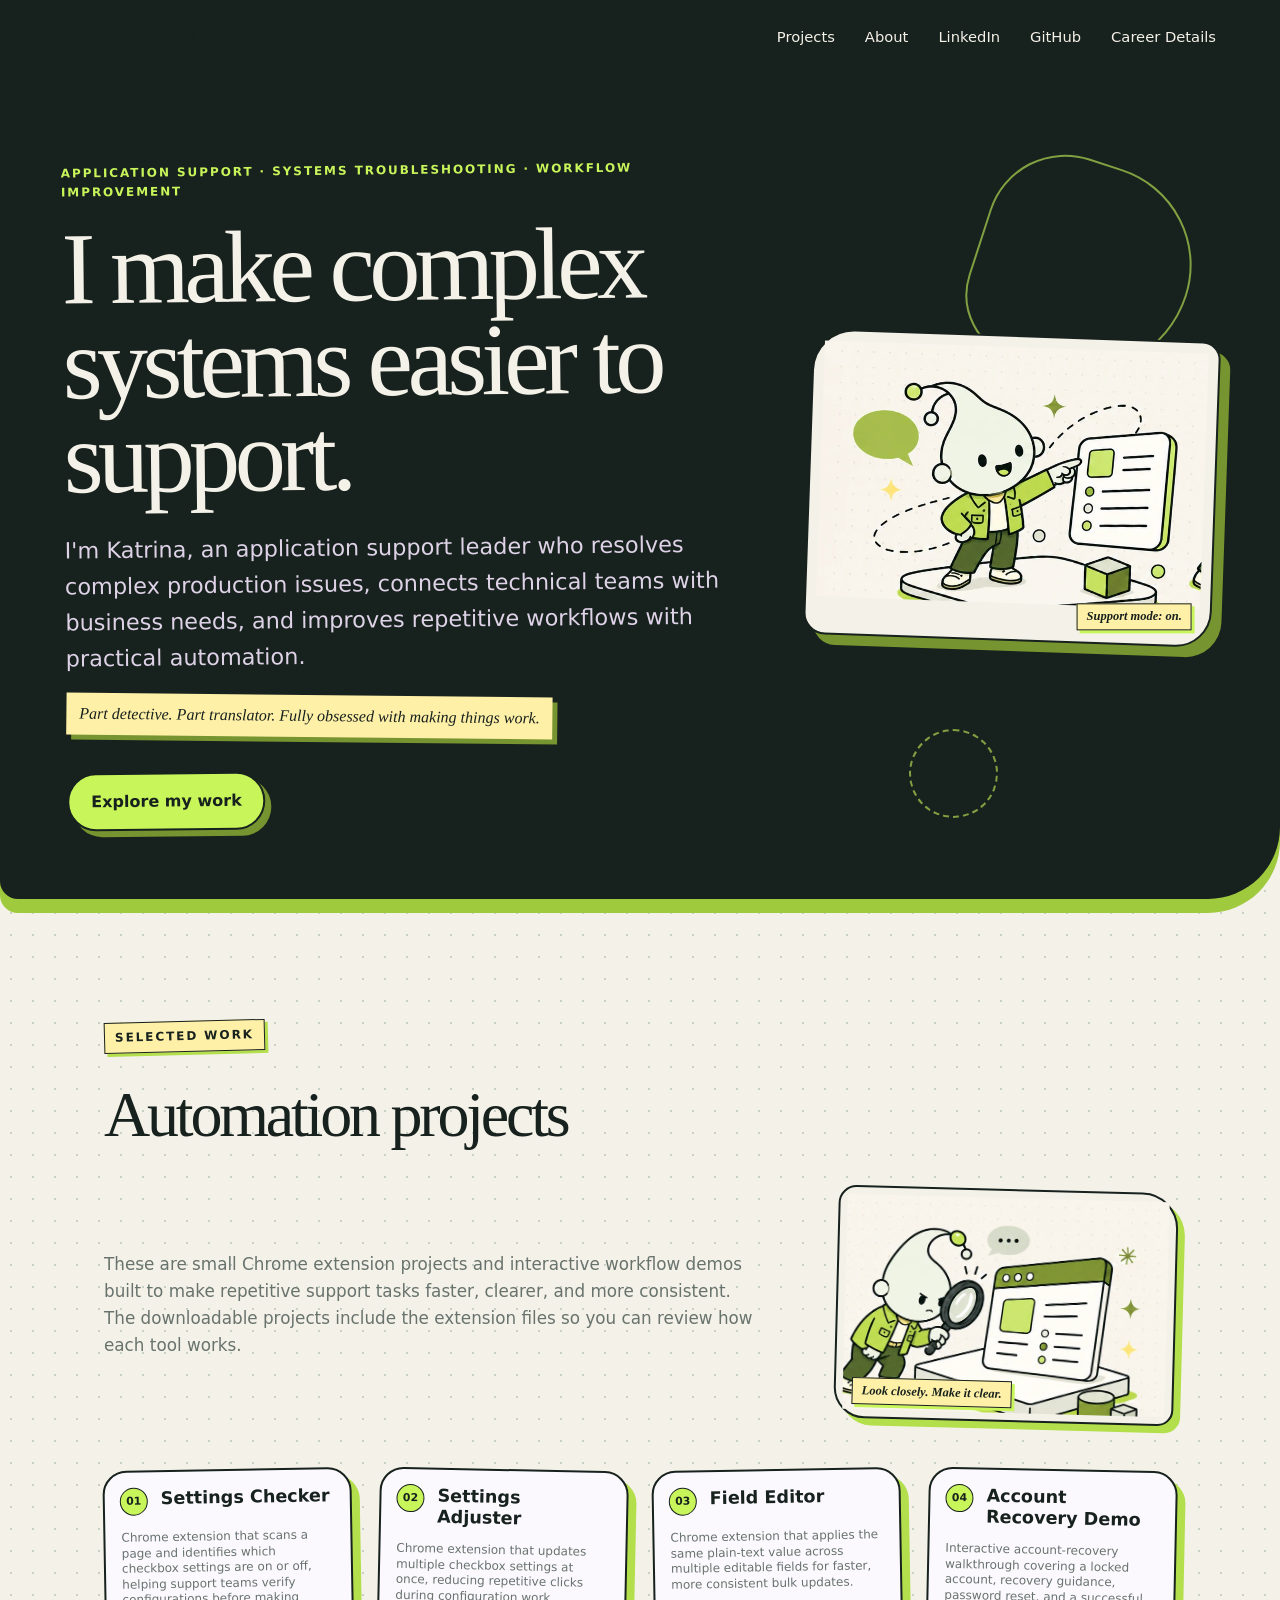
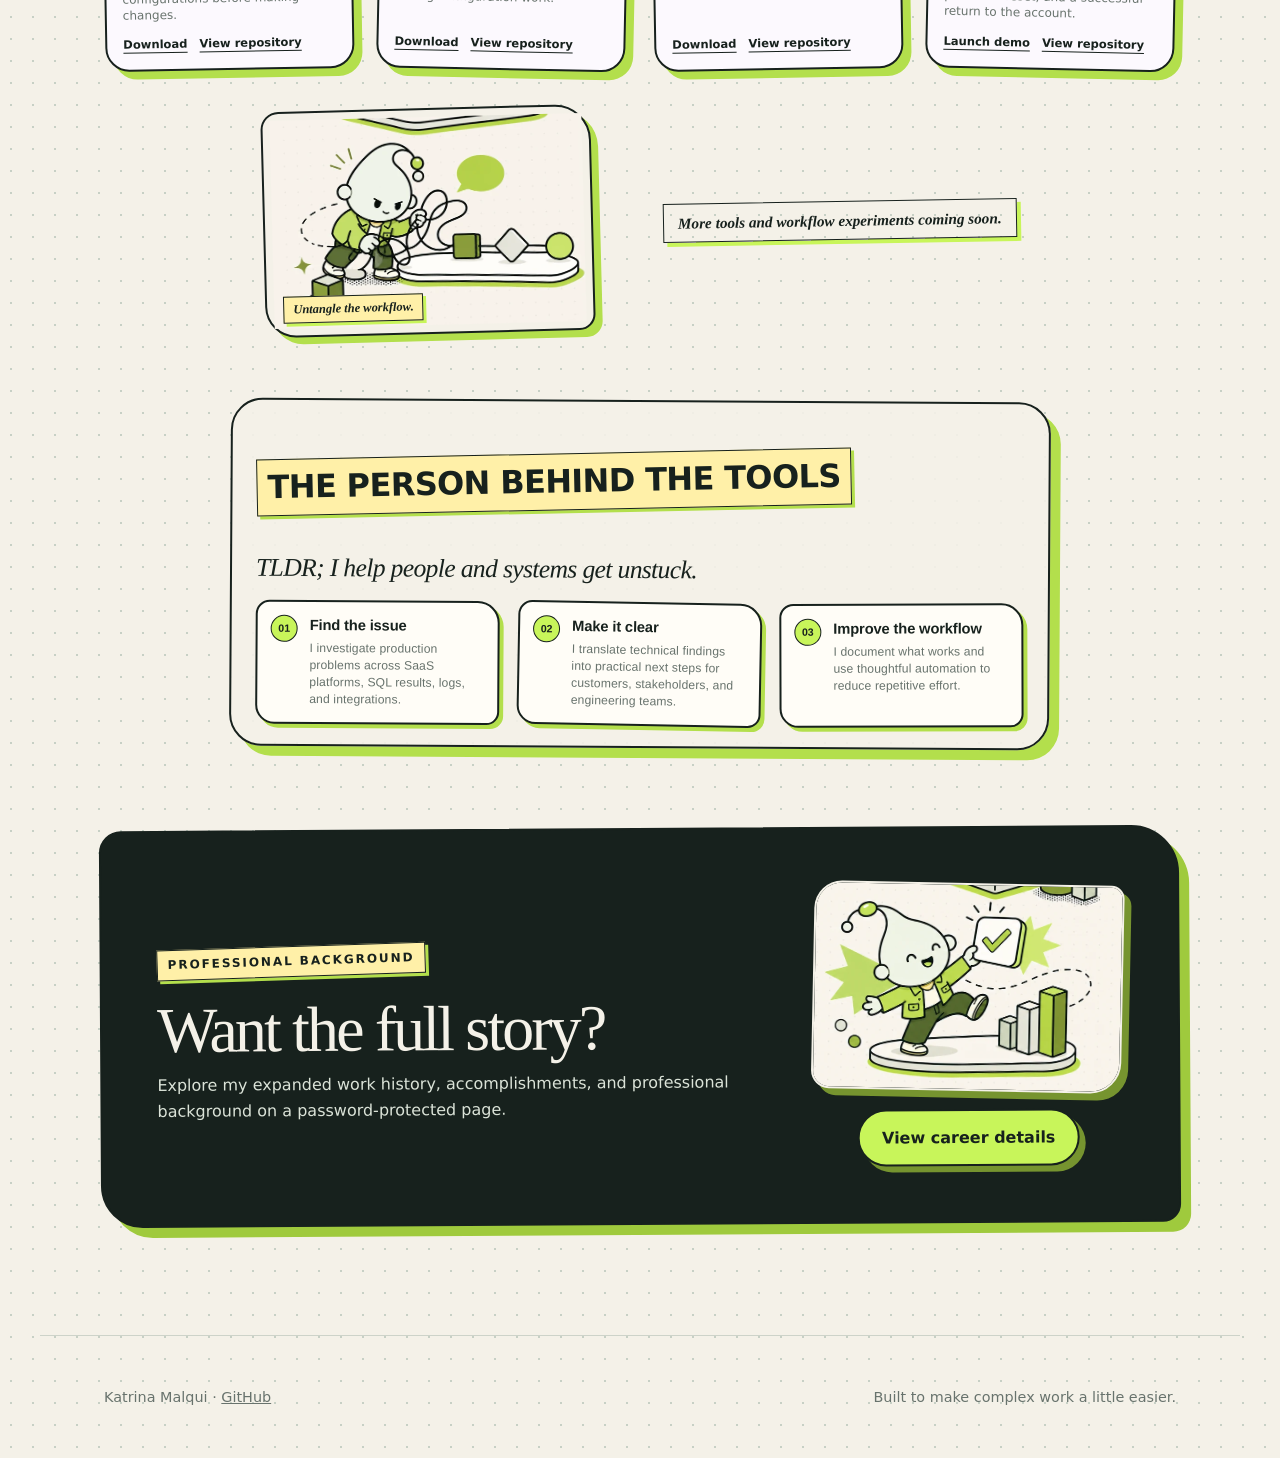
<file: index.html>
<!doctype html>
<html lang="en">
<head>
  <meta charset="utf-8">
  <meta name="viewport" content="width=device-width, initial-scale=1">
  <meta http-equiv="Cache-Control" content="no-cache, no-store, must-revalidate">
  <meta http-equiv="Pragma" content="no-cache">
  <meta http-equiv="Expires" content="0">
  <meta name="description" content="Katrina Malqui's portfolio: application support, systems integration, automation, and reusable Chrome tools.">
  <title>Katrina Malqui | Systems, Support &amp; Automation</title>
  <link rel="stylesheet" href="styles.css">
  <link rel="stylesheet" href="green.css?v=mascot2">
</head>
<body>
  <header class="hero">
    <nav><span class="brand">Katrina Malqui</span><a href="#extensions">Projects</a><a href="#about">About</a><a href="https://www.linkedin.com/in/katrinamalqui" target="_blank" rel="noreferrer">LinkedIn</a><a href="https://github.com/Kmalqui" target="_blank" rel="noreferrer">GitHub</a><a href="https://resume.kmalqui.com">Career Details</a></nav>
    <div class="hero-layout">
      <div class="hero-copy">
        <p class="eyebrow">Application Support · Systems Troubleshooting · Workflow Improvement</p>
        <h1>I make complex systems easier to support.</h1>
        <p class="intro">I'm Katrina, an application support leader who resolves complex production issues, connects technical teams with business needs, and improves repetitive workflows with practical automation.</p>
        <p class="side-note">Part detective. Part translator. Fully obsessed with making things work.</p>
        <a class="button" href="#extensions">Explore my work</a>
      </div>
      <figure class="hero-helper">
        <img src="assets/helper-presenter.webp" width="680" height="453" alt="A small green helper presenting a project settings card.">
        <figcaption>Support mode: on.</figcaption>
      </figure>
    </div>
  </header>
  <main>
    <section id="extensions" class="section">
      <p class="eyebrow section-tag">Selected work</p>
      <h2>Automation projects</h2>
      <div class="projects-opening">
        <p class="projects-intro">These are small Chrome extension projects and interactive workflow demos built to make repetitive support tasks faster, clearer, and more consistent. The downloadable projects include the extension files so you can review how each tool works.</p>
        <figure class="project-helper investigator-helper">
          <img src="assets/helper-investigator.webp" width="680" height="453" loading="lazy" alt="The green helper carefully inspecting a browser settings panel.">
          <figcaption>Look closely. Make it clear.</figcaption>
        </figure>
      </div>
      <div class="grid">
        <article class="card"><span>01</span><h3>Settings Checker</h3><p>Chrome extension that scans a page and identifies which checkbox settings are on or off, helping support teams verify configurations before making changes.</p><div class="card-actions"><a href="downloads/bulk-checkbox-enabler-basic.zip" download>Download</a><a href="https://github.com/Kmalqui/portfolio/tree/main/extensions/bulk-checkbox-enabler-basic" target="_blank" rel="noreferrer">View repository</a></div></article>
        <article class="card"><span>02</span><h3>Settings Adjuster</h3><p>Chrome extension that updates multiple checkbox settings at once, reducing repetitive clicks during configuration work.</p><div class="card-actions"><a href="downloads/bulk-checkbox-enabler-pro.zip" download>Download</a><a href="https://github.com/Kmalqui/portfolio/tree/main/extensions/bulk-checkbox-enabler-pro" target="_blank" rel="noreferrer">View repository</a></div></article>
        <article class="card"><span>03</span><h3>Field Editor</h3><p>Chrome extension that applies the same plain-text value across multiple editable fields for faster, more consistent bulk updates.</p><div class="card-actions"><a href="downloads/bulk-contact-field-updater.zip" download>Download</a><a href="https://github.com/Kmalqui/portfolio/tree/main/extensions/bulk-contact-field-updater" target="_blank" rel="noreferrer">View repository</a></div></article>
        <article class="card"><span>04</span><h3>Account Recovery Demo</h3><p>Interactive account-recovery walkthrough covering a locked account, recovery guidance, password reset, and a successful return to the account.</p><div class="card-actions"><a href="demos/forgot-password/">Launch demo</a><a href="https://github.com/Kmalqui/portfolio/tree/main/demos/forgot-password" target="_blank" rel="noreferrer">View repository</a></div></article>
      </div>
      <div class="more-row">
        <figure class="project-helper workflow-helper">
          <img src="assets/helper-workflow-v2.webp" width="680" height="453" loading="lazy" alt="The green helper untangling a complicated workflow.">
          <figcaption>Untangle the workflow.</figcaption>
        </figure>
        <p class="more-projects">More tools and workflow experiments coming soon.</p>
      </div>
    </section>
    <section id="about" class="about">
      <div><p class="eyebrow section-tag">The person behind the tools</p></div>
      <div class="about-copy">
        <p class="about-intro">TLDR; I help people and systems get unstuck.</p>
        <div class="about-points">
          <article><span>01</span><h3>Find the issue</h3><p>I investigate production problems across SaaS platforms, SQL results, logs, and integrations.</p></article>
          <article><span>02</span><h3>Make it clear</h3><p>I translate technical findings into practical next steps for customers, stakeholders, and engineering teams.</p></article>
          <article><span>03</span><h3>Improve the workflow</h3><p>I document what works and use thoughtful automation to reduce repetitive effort.</p></article>
        </div>
      </div>
    </section>
    <section class="resume-gate">
      <div><p class="eyebrow section-tag">Professional background</p><h2>Want the full story?</h2><p>Explore my expanded work history, accomplishments, and professional background on a password-protected page.</p></div>
      <div class="resume-gate-action">
        <img src="assets/helper-success.webp" width="680" height="453" loading="lazy" alt="The green helper celebrating a successfully completed task.">
        <a class="button" href="https://resume.kmalqui.com">View career details</a>
      </div>
    </section>
  </main>
  <footer><p>Katrina Malqui · <a href="https://github.com/Kmalqui" target="_blank" rel="noreferrer">GitHub</a></p><p>Built to make complex work a little easier.</p></footer>
</body>
</html>
</file>
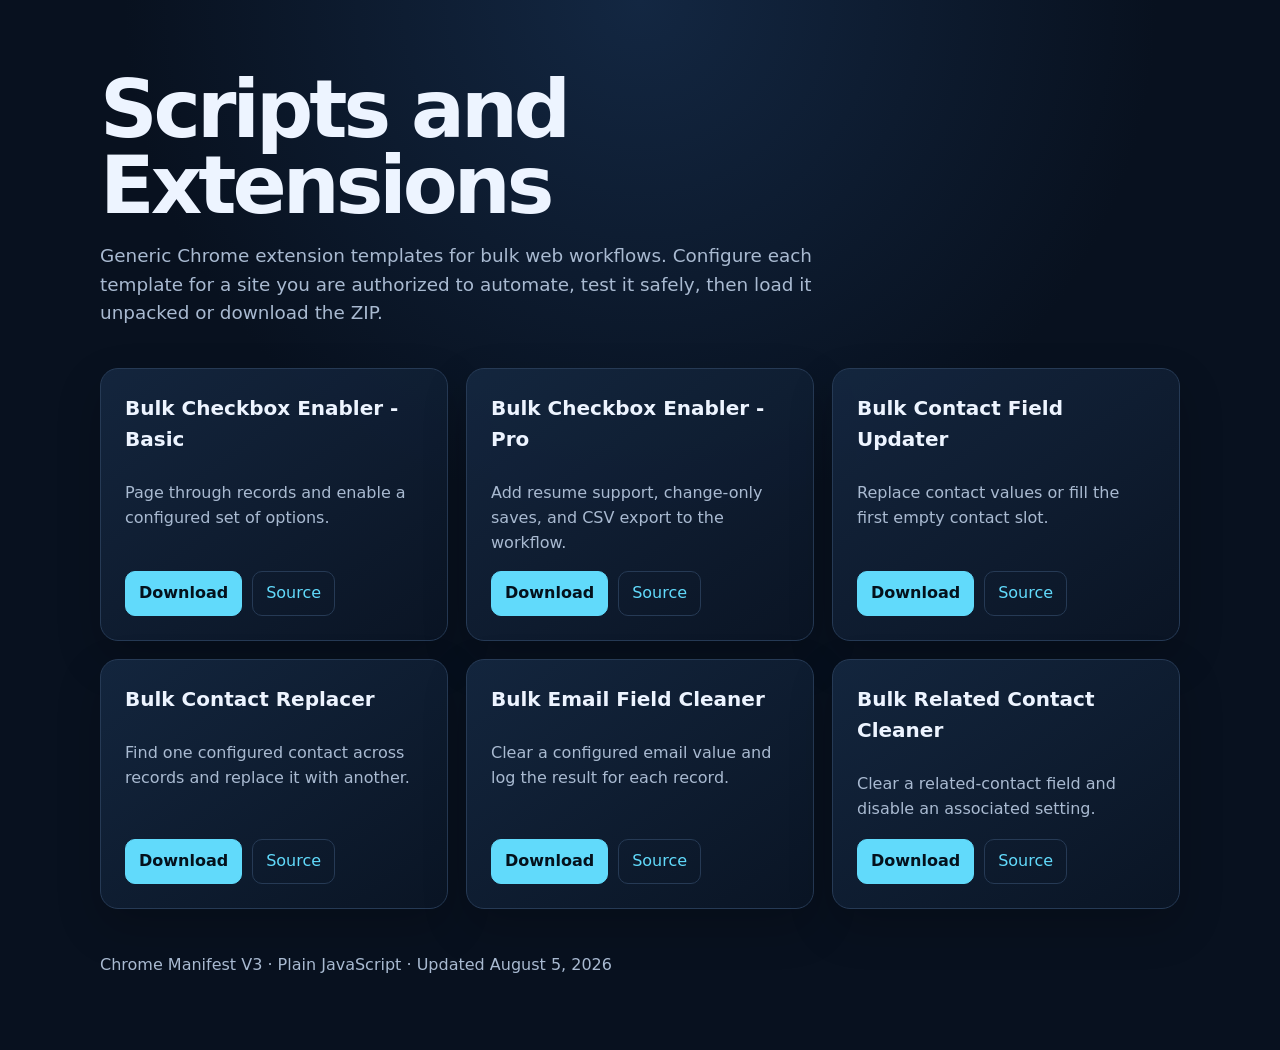
<file: docs/index.html>
<!doctype html>
<html lang="en">
<head>
  <meta charset="utf-8">
  <meta name="viewport" content="width=device-width,initial-scale=1">
  <meta name="description" content="Configurable Chrome extension templates for repetitive web workflows.">
  <title>Scripts and Extensions</title>
  <style>
    :root { color-scheme: dark; --bg:#08111f; --panel:#101d30; --line:#263a55; --text:#edf4ff; --muted:#a9bad1; --accent:#61dafb; }
    * { box-sizing:border-box; }
    body { margin:0; background:radial-gradient(circle at top,#132742 0,var(--bg) 42%); color:var(--text); font:16px/1.55 system-ui,sans-serif; }
    main { width:min(1080px,calc(100% - 32px)); margin:auto; padding:72px 0; }
    header { max-width:760px; margin-bottom:40px; }
    h1 { margin:0 0 14px; font-size:clamp(2.5rem,7vw,5rem); line-height:.95; letter-spacing:-.05em; }
    header p { color:var(--muted); font-size:1.15rem; }
    .grid { display:grid; grid-template-columns:repeat(auto-fit,minmax(260px,1fr)); gap:18px; }
    article { display:flex; flex-direction:column; min-height:250px; padding:24px; border:1px solid var(--line); border-radius:18px; background:linear-gradient(145deg,rgba(20,39,64,.92),rgba(10,21,37,.92)); box-shadow:0 18px 45px rgba(0,0,0,.2); }
    h2 { margin:0 0 10px; font-size:1.25rem; }
    article p { color:var(--muted); flex:1; }
    .actions { display:flex; gap:10px; }
    a { color:var(--accent); }
    .button { padding:9px 13px; border:1px solid var(--line); border-radius:10px; text-decoration:none; }
    .primary { background:var(--accent); border-color:var(--accent); color:#04111c; font-weight:700; }
    footer { margin-top:44px; color:var(--muted); }
  </style>
</head>
<body>
<main>
  <header>
    <h1>Scripts and Extensions</h1>
    <p>Generic Chrome extension templates for bulk web workflows. Configure each template for a site you are authorized to automate, test it safely, then load it unpacked or download the ZIP.</p>
  </header>
  <section class="grid" aria-label="Extension templates">
    <article><h2>Bulk Checkbox Enabler - Basic</h2><p>Page through records and enable a configured set of options.</p><div class="actions"><a class="button primary" href="https://github.com/Kmalqui/portfolio/raw/main/downloads/bulk-checkbox-enabler-basic.zip" target="_blank" rel="noreferrer">Download</a><a class="button" href="https://github.com/Kmalqui/portfolio/tree/main/extensions/bulk-checkbox-enabler-basic" target="_blank" rel="noreferrer">Source</a></div></article>
    <article><h2>Bulk Checkbox Enabler - Pro</h2><p>Add resume support, change-only saves, and CSV export to the workflow.</p><div class="actions"><a class="button primary" href="https://github.com/Kmalqui/portfolio/raw/main/downloads/bulk-checkbox-enabler-pro.zip" target="_blank" rel="noreferrer">Download</a><a class="button" href="https://github.com/Kmalqui/portfolio/tree/main/extensions/bulk-checkbox-enabler-pro" target="_blank" rel="noreferrer">Source</a></div></article>
    <article><h2>Bulk Contact Field Updater</h2><p>Replace contact values or fill the first empty contact slot.</p><div class="actions"><a class="button primary" href="https://github.com/Kmalqui/portfolio/raw/main/downloads/bulk-contact-field-updater.zip" target="_blank" rel="noreferrer">Download</a><a class="button" href="https://github.com/Kmalqui/portfolio/tree/main/extensions/bulk-contact-field-updater" target="_blank" rel="noreferrer">Source</a></div></article>
    <article><h2>Bulk Contact Replacer</h2><p>Find one configured contact across records and replace it with another.</p><div class="actions"><a class="button primary" href="https://github.com/Kmalqui/portfolio/raw/main/downloads/bulk-contact-replacer.zip" target="_blank" rel="noreferrer">Download</a><a class="button" href="https://github.com/Kmalqui/portfolio/tree/main/extensions/bulk-contact-replacer" target="_blank" rel="noreferrer">Source</a></div></article>
    <article><h2>Bulk Email Field Cleaner</h2><p>Clear a configured email value and log the result for each record.</p><div class="actions"><a class="button primary" href="https://github.com/Kmalqui/portfolio/raw/main/downloads/bulk-email-field-cleaner.zip" target="_blank" rel="noreferrer">Download</a><a class="button" href="https://github.com/Kmalqui/portfolio/tree/main/extensions/bulk-email-field-cleaner" target="_blank" rel="noreferrer">Source</a></div></article>
    <article><h2>Bulk Related Contact Cleaner</h2><p>Clear a related-contact field and disable an associated setting.</p><div class="actions"><a class="button primary" href="https://github.com/Kmalqui/portfolio/raw/main/downloads/bulk-related-contact-cleaner.zip" target="_blank" rel="noreferrer">Download</a><a class="button" href="https://github.com/Kmalqui/portfolio/tree/main/extensions/bulk-related-contact-cleaner" target="_blank" rel="noreferrer">Source</a></div></article>
  </section>
  <footer>Chrome Manifest V3 · Plain JavaScript · Updated August 5, 2026</footer>
</main>
</body>
</html>
</file>
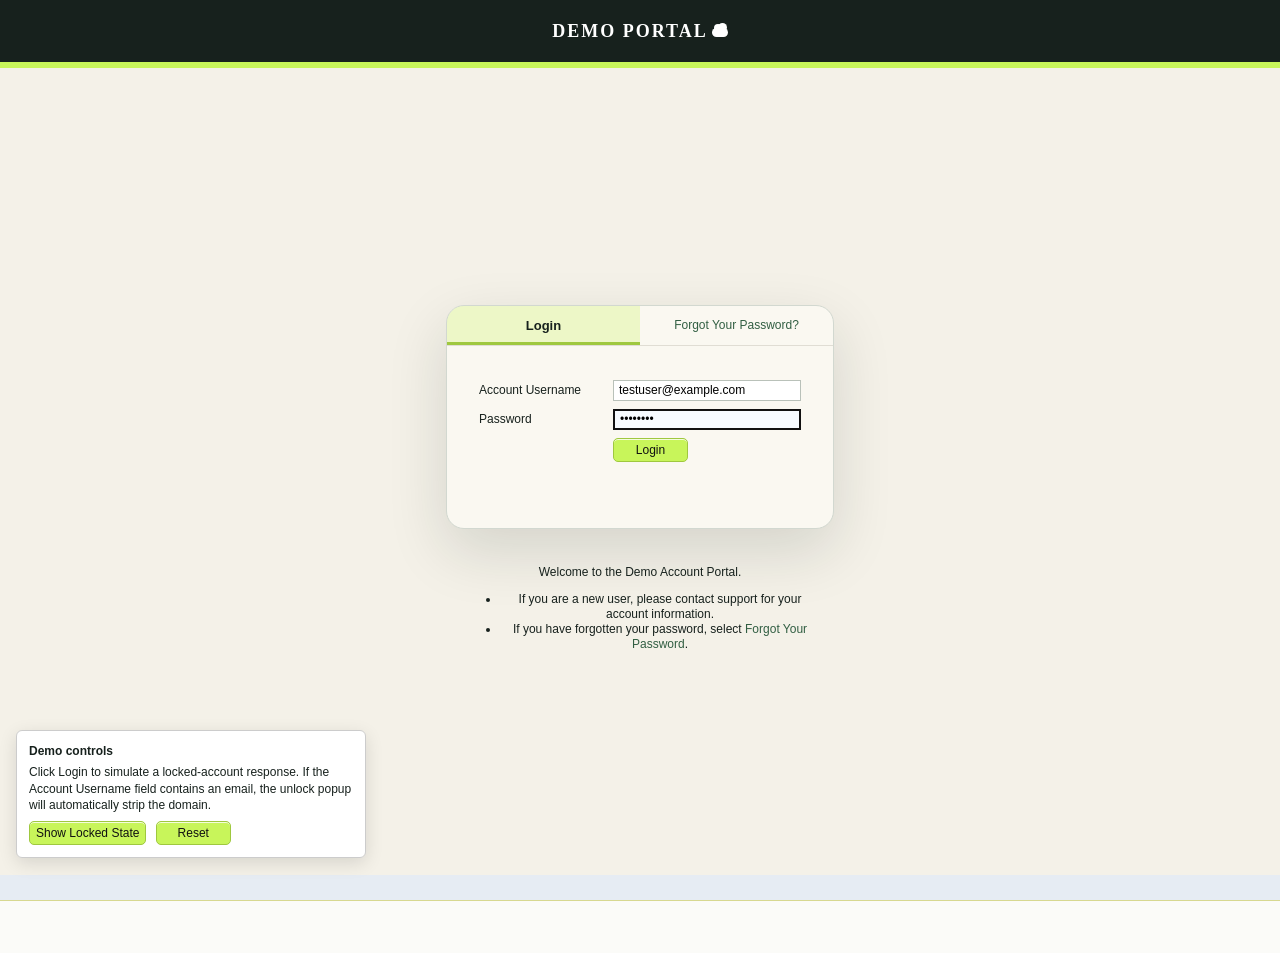
<file: demos/forgot-password/index.html>
<!DOCTYPE html>
<html lang="en">
<head>
  <meta charset="UTF-8" />
  <meta name="viewport" content="width=device-width, initial-scale=1.0" />
  <title>Account Recovery Demo</title>
  <style>
    :root {
      --blue: #17211d;
      --panel: #faf8f1;
      --input: #ffffff;
      --border: #b9c1b9;
      --link: #315e42;
      --green: #217a36;
      --red: #c90000;
      --toast-red: #a12626;
      --amber: #8a5b00;
    }

    * { box-sizing: border-box; }

    body {
      margin: 0;
      font-family: Arial, Helvetica, sans-serif;
      color: #17211d;
      background: #f4f1e8;
      font-size: 12px;
    }

    .top-bar {
      height: 68px;
      background: var(--blue);
      border-bottom: 6px solid #c8f55a;
      display: flex;
      align-items: center;
      justify-content: center;
      color: white;
      font-family: Georgia, "Times New Roman", serif;
      letter-spacing: 2px;
      font-size: 18px;
      font-weight: bold;
    }

    .cloud {
      display: inline-block;
      margin-left: 4px;
      width: 16px;
      height: 9px;
      background: #fff;
      border-radius: 10px;
      position: relative;
      top: 1px;
    }

    .cloud:before {
      content: "";
      position: absolute;
      width: 8px;
      height: 8px;
      border-radius: 50%;
      background: #fff;
      left: 2px;
      top: -4px;
    }

    .cloud:after {
      content: "";
      position: absolute;
      width: 9px;
      height: 9px;
      border-radius: 50%;
      background: #fff;
      right: 1px;
      top: -5px;
    }

    .wrap {
      display: flex;
      flex-direction: column;
      align-items: center;
      gap: 24px;
      padding: 48px 20px;
      justify-content: center;
      min-height: calc(100vh - 68px);
    }

    .login-card {
      width: 388px;
      min-height: 224px;
      background: var(--panel);
      border: 1px solid #d2d8d0;
      border-radius: 18px;
      overflow: hidden;
      box-shadow: 0 22px 60px rgba(23,33,29,.14);
    }

    .tabs {
      height: 40px;
      border-bottom: 1px solid #e0ddd4;
      display: flex;
      align-items: center;
      text-align: center;
    }

    .tab {
      flex: 1;
      color: #315e42;
      font-size: 13px;
      align-self: stretch;
      border: 0;
      background: transparent;
      cursor: pointer;
    }

    .tab.active {
      color: #17211d;
      font-weight: 700;
      background: rgba(200,245,90,.28);
      box-shadow: inset 0 -3px 0 #9fc83f;
    }

    .forgot {
      color: var(--link);
      font-size: 12px;
      border: 0;
      background: transparent;
      cursor: pointer;
      font-family: inherit;
    }

    .panel-stage { perspective: 900px; }
    .card-panel { animation: pageFlipIn .38s ease both; transform-origin: left center; }
    .card-panel[hidden] { display: none; }
    .reset-panel { padding: 28px 32px 32px; text-align: center; }
    .reset-panel h2 { margin: 0 0 8px; font-size: 18px; }
    .reset-panel p { margin: 0 0 20px; color: #59645e; line-height: 1.45; }
    .reset-panel label { display: block; margin-bottom: 7px; font-weight: 700; }
    .reset-panel input { display: block; width: 100%; max-width: 280px; height: 34px; margin: 0 auto 14px; text-align: center; }
    @keyframes pageFlipIn {
      from { opacity: 0; transform: rotateY(-12deg) translateX(12px); }
      to { opacity: 1; transform: rotateY(0) translateX(0); }
    }

    .form-row {
      display: grid;
      grid-template-columns: 118px minmax(0, 1fr);
      align-items: center;
      margin: 34px 32px 0;
      gap: 16px;
    }

    .form-row.password {
      margin-top: 8px;
    }

    label { white-space: nowrap; }

    input[type="text"], input[type="password"] {
      height: 21px;
      border: 1px solid var(--border);
      background: var(--input);
      padding: 2px 5px;
      width: 100%;
      font-size: 12px;
    }

    .password input {
      border: 2px solid #111;
      background: #f7fbff;
    }

    .button-row {
      margin-left: 166px;
      margin-top: 8px;
      display: flex;
      gap: 7px;
      flex-wrap: wrap;
      width: 180px;
    }

    .yellow-btn {
      min-width: 75px;
      border: 1px solid #e2b94e;
      border-radius: 5px;
      background: #c8f55a;
      border-color: #9fc83f;
      color: #111;
      height: 24px;
      cursor: pointer;
      font-size: 12px;
      box-shadow: inset 0 1px 0 rgba(255,255,255,.8);
    }

    .yellow-btn:hover { filter: brightness(1.03); }

    .unlock-btn {
      min-width: 122px;
      margin-top: 4px;
      display: none;
    }

    .locked-message {
      display: none;
      margin: 12px 32px 18px;
      width: auto;
      color: var(--red);
      font-weight: bold;
      line-height: 1.4;
      text-align: center;
    }

    .welcome {
      width: 388px;
      padding: 0 14px;
      text-align: center;
      line-height: 1.25;
    }

    .welcome a {
      color: var(--link);
      text-decoration: none;
    }

    .bottom-line {
      border-top: 1px solid #d7d890;
      height: 53px;
      background: #fbfbf8;
    }

    .footer-strip {
      height: 25px;
      background: #e6ecf3;
      position: fixed;
      bottom: 0;
      width: 100%;
    }

    .demo-controls {
      position: fixed;
      left: 16px;
      bottom: 42px;
      width: 350px;
      background: #fff;
      border: 1px solid #ccc;
      border-radius: 6px;
      box-shadow: 0 5px 18px rgba(0,0,0,.12);
      padding: 12px;
      line-height: 1.35;
    }

    .demo-controls strong {
      display: block;
      margin-bottom: 5px;
    }

    .demo-controls button {
      margin-top: 8px;
      margin-right: 6px;
    }

    .modal-backdrop {
      position: fixed;
      inset: 0;
      background: rgba(0,0,0,.45);
      display: none;
      align-items: center;
      justify-content: center;
      z-index: 10;
    }

    .modal {
      width: 405px;
      background: #444251;
      color: #fff;
      border-radius: 8px;
      box-shadow: 0 8px 22px rgba(0,0,0,.35);
      padding: 18px;
    }

    .modal-title {
      display: flex;
      align-items: center;
      gap: 8px;
      margin-bottom: 16px;
      font-size: 13px;
    }

    .globe {
      width: 15px;
      height: 15px;
      border: 1px solid #fff;
      border-radius: 50%;
      display: inline-block;
    }

    .modal input {
      width: 100%;
      height: 28px;
      margin: 7px 0 7px;
      border: 1px solid #aaa;
      border-radius: 3px;
      padding: 4px 7px;
    }

    .helper {
      color: #d7d7d7;
      font-size: 11px;
      line-height: 1.35;
    }

    .inline-error {
      color: #ffd4d4;
      font-size: 11px;
      margin-top: 7px;
      min-height: 15px;
    }

    .modal-buttons {
      display: flex;
      justify-content: flex-end;
      gap: 8px;
      margin-top: 12px;
    }

    .ok-btn {
      background: #12c5d7;
      color: #fff;
      border: 0;
      border-radius: 4px;
      padding: 9px 15px;
      cursor: pointer;
      font-weight: bold;
    }

    .cancel-btn {
      background: #565363;
      color: #fff;
      border: 0;
      border-radius: 4px;
      padding: 9px 15px;
      cursor: pointer;
      font-weight: bold;
    }

    .status {
      position: fixed;
      right: 18px;
      bottom: 42px;
      width: 415px;
      background: #f7fbff;
      border: 1px solid #b8c9dc;
      border-left: 6px solid #2a6d9b;
      border-radius: 4px;
      padding: 12px 14px;
      box-shadow: 0 5px 18px rgba(0,0,0,.18);
      display: none;
      z-index: 20;
      line-height: 1.4;
    }

    .status.success { border-left-color: var(--green); }
    .status.fail { border-left-color: var(--toast-red); }
    .status.warn { border-left-color: var(--amber); }

    .status strong {
      display: block;
      margin-bottom: 3px;
      font-size: 13px;
    }

    .loading {
      display: none;
      position: fixed;
      left: 50%;
      top: 52%;
      transform: translate(-50%, -50%);
      width: 340px;
      background: #fff;
      border: 1px solid #ccc;
      border-radius: 6px;
      box-shadow: 0 5px 18px rgba(0,0,0,.15);
      padding: 16px;
      z-index: 9;
      text-align: center;
      line-height: 1.5;
    }

    .spinner {
      width: 28px;
      height: 28px;
      border: 3px solid #d9e5ef;
      border-top-color: #317ca0;
      border-radius: 50%;
      margin: 0 auto 10px;
      animation: spin .8s linear infinite;
    }

    @keyframes spin {
      to { transform: rotate(360deg); }
    }
  </style>
</head>
<body>
  <div class="top-bar">DEMO PORTAL <span class="cloud"></span></div>

  <main class="wrap">
    <section class="login-card">
      <div class="tabs">
        <button id="loginTab" class="tab active" type="button">Login</button>
        <button id="forgotPasswordTop" class="tab forgot" type="button">Forgot Your Password?</button>
      </div>

      <div class="panel-stage">
        <div id="loginPanel" class="card-panel">
          <div class="form-row">
            <label>Account Username</label>
            <input id="loginUsername" type="text" value="testuser@example.com" />
          </div>

          <div class="form-row password">
            <label>Password</label>
            <input id="loginPassword" type="password" value="password" />
          </div>

          <div class="button-row">
            <button id="loginButton" class="yellow-btn">Login</button>
            <button id="unlockButton" class="yellow-btn unlock-btn">Unlock My Account</button>
          </div>

          <div id="lockedMessage" class="locked-message">
            Your account is locked after too many consecutive failed login attempts. Try Unlock My Account or Forgot Your Password? to recover access. If you still cannot unlock your account or reset your password, contact the Help Desk.
          </div>
        </div>

        <div id="forgotPanel" class="card-panel reset-panel" hidden>
          <h2>Reset your password</h2>
          <p>Enter the email address associated with your demo account.</p>
          <label for="resetEmail">Email address</label>
          <input id="resetEmail" type="text" value="testuser@example.com" />
          <button id="sendResetButton" class="yellow-btn" type="button">Send reset link</button>
        </div>
      </div>
    </section>

    <section class="welcome">
      <p>Welcome to the Demo Account Portal.</p>
      <ul>
        <li>If you are a new user, please contact support for your account information.</li>
        <li>If you have forgotten your password, select <a id="forgotPasswordBottom" href="#">Forgot Your Password</a>.</li>
      </ul>
    </section>
  </main>

  <div class="bottom-line"></div>
  <div class="footer-strip"></div>

  <div class="demo-controls">
    <strong>Demo controls</strong>
    Click Login to simulate a locked-account response. If the Account Username field contains an email, the unlock popup will automatically strip the domain.
    <br>
    <button id="simulateLocked" class="yellow-btn">Show Locked State</button>
    <button id="resetDemo" class="yellow-btn">Reset</button>
  </div>

  <div id="resetModal" class="modal-backdrop" role="dialog" aria-modal="true" aria-labelledby="resetModalTitle">
    <div class="modal">
      <div class="modal-title"><span class="globe"></span><strong id="resetModalTitle">Password Reset Requested</strong></div>
      <p>A password-reset link has been sent to the email associated with this demo account.</p>
      <p class="helper">If you do not receive it, email the Help Desk for additional support.</p>
      <div class="modal-buttons">
        <button id="closeResetModal" class="ok-btn" type="button">Got it</button>
      </div>
    </div>
  </div>

  <div id="unlockModal" class="modal-backdrop">
    <div class="modal">
      <div class="modal-title"><span class="globe"></span><strong>accounts.example.com</strong></div>
      <div>Enter your account username to unlock your account.</div>
      <input id="usernameInput" type="text" placeholder="Username only, example: testuser" />
      <div class="helper">
        Username only. Email domains are automatically removed.<br>
        Correct: <strong>testuser</strong><br>
        If entered as <strong>testuser@example.com</strong>, this demo will use <strong>testuser</strong>.<br><br>
        Demo users: <strong>testuser</strong>, <strong>lockeduser</strong>, <strong>faileduser</strong>
      </div>
      <div id="modalError" class="inline-error"></div>
      <div class="modal-buttons">
        <button id="submitUnlock" class="ok-btn">Unlock Account</button>
        <button id="cancelUnlock" class="cancel-btn">Cancel</button>
      </div>
    </div>
  </div>

  <div id="loading" class="loading">
    <div class="spinner"></div>
    <strong>Unlocking account...</strong>
    <div id="loadingText">This demo is simulating a backend permission check and unlock request.</div>
  </div>

  <div id="status" class="status"></div>

  <script>
    const demoUsers = {
      "testuser": { result: "success" },
      "lockeduser": { result: "success" },
      "faileduser": { result: "failure" }
    };

    const unlockModal = document.getElementById("unlockModal");
    const usernameInput = document.getElementById("usernameInput");
    const modalError = document.getElementById("modalError");
    const loading = document.getElementById("loading");
    const loadingText = document.getElementById("loadingText");
    const statusBox = document.getElementById("status");
    const lockedMessage = document.getElementById("lockedMessage");
    const unlockButton = document.getElementById("unlockButton");
    const loginUsername = document.getElementById("loginUsername");
    const loginPassword = document.getElementById("loginPassword");
    const resetModal = document.getElementById("resetModal");
    const forgotPasswordTop = document.getElementById("forgotPasswordTop");
    const forgotPasswordBottom = document.getElementById("forgotPasswordBottom");
    const loginTab = document.getElementById("loginTab");
    const loginPanel = document.getElementById("loginPanel");
    const forgotPanel = document.getElementById("forgotPanel");

    function showPanel(panelName, event) {
      if (event) event.preventDefault();
      const showForgot = panelName === "forgot";
      loginPanel.hidden = showForgot;
      forgotPanel.hidden = !showForgot;
      loginTab.classList.toggle("active", !showForgot);
      forgotPasswordTop.classList.toggle("active", showForgot);
      (showForgot ? document.getElementById("resetEmail") : loginUsername).focus();
    }

    function showResetModal(event) {
      if (event) event.preventDefault();
      resetModal.style.display = "flex";
      document.getElementById("closeResetModal").focus();
    }

    function hideResetModal() {
      resetModal.style.display = "none";
    }

    function normalizeUsername(value) {
      const trimmed = value.trim();
      if (!trimmed) return "";
      return trimmed.split("@")[0].trim();
    }

    function showLockedState() {
      lockedMessage.style.display = "block";
      unlockButton.style.display = "inline-block";
    }

    function clearLockedState() {
      lockedMessage.style.display = "none";
      unlockButton.style.display = "none";
    }

    function showModal() {
      modalError.textContent = "";
      const normalized = normalizeUsername(loginUsername.value);
      usernameInput.value = normalized;
      unlockModal.style.display = "flex";
      setTimeout(() => {
        usernameInput.focus();
        usernameInput.select();
      }, 50);
    }

    function hideModal() {
      unlockModal.style.display = "none";
    }

    function showStatus(type, title, message) {
      statusBox.className = "status " + type;
      statusBox.innerHTML = "<strong>" + title + "</strong>" + message;
      statusBox.style.display = "block";
      setTimeout(() => {
        statusBox.style.display = "none";
      }, 9000);
    }

    function validateUsername(value) {
      const username = normalizeUsername(value);

      if (!username) {
        return { valid: false, message: "Please enter your username." };
      }

      if (username.includes(" ")) {
        return { valid: false, message: "Username cannot contain spaces." };
      }

      return { valid: true, username };
    }

    function submitUnlock() {
      const originalValue = usernameInput.value.trim();
      const validation = validateUsername(originalValue);

      if (!validation.valid) {
        modalError.textContent = validation.message;
        return;
      }

      const username = validation.username.toLowerCase();
      usernameInput.value = validation.username;

      const user = demoUsers[username];

      if (!user) {
        modalError.textContent = "The username \"" + validation.username + "\" could not be found. Please verify the username and try again.";
        return;
      }

      hideModal();
      loadingText.textContent = "Checking and unlocking account for " + validation.username + "...";
      loading.style.display = "block";

      // Production implementation:
      // Frontend sends username to backend API.
      // Backend validates user, performs unlock,
      // audits the request, and returns success/failure.
      // No permission assignment logic should exist in the frontend.
      setTimeout(() => {
        loading.style.display = "none";

        if (user.result === "success") {
          clearLockedState();
          loginUsername.value = validation.username;
          loginPassword.value = "";
          loginPassword.focus();

          showStatus(
            "success",
            "Account Unlocked",
            "The account for <strong>" + validation.username + "</strong> has been successfully unlocked. Please try logging in again."
          );
        } else {
          showStatus(
            "fail",
            "Unable to Unlock Account",
            "We were unable to unlock the account for <strong>" + validation.username + "</strong>. Please contact Helpdesk."
          );
        }
      }, 1200);
    }

    document.getElementById("loginButton").addEventListener("click", showLockedState);
    document.getElementById("simulateLocked").addEventListener("click", showLockedState);
    document.getElementById("resetDemo").addEventListener("click", () => {
      clearLockedState();
      statusBox.style.display = "none";
      loading.style.display = "none";
      hideModal();
      loginUsername.value = "testuser@example.com";
      loginPassword.value = "password";
      loginPassword.focus();
    });

    unlockButton.addEventListener("click", showModal);
    document.getElementById("cancelUnlock").addEventListener("click", hideModal);
    document.getElementById("submitUnlock").addEventListener("click", submitUnlock);
    loginTab.addEventListener("click", (event) => showPanel("login", event));
    forgotPasswordTop.addEventListener("click", (event) => showPanel("forgot", event));
    forgotPasswordBottom.addEventListener("click", (event) => showPanel("forgot", event));
    document.getElementById("sendResetButton").addEventListener("click", showResetModal);
    document.getElementById("closeResetModal").addEventListener("click", hideResetModal);

    usernameInput.addEventListener("input", () => {
      const original = usernameInput.value;
      if (original.includes("@")) {
        usernameInput.value = normalizeUsername(original);
      }
    });

    usernameInput.addEventListener("keydown", (event) => {
      if (event.key === "Enter") submitUnlock();
      if (event.key === "Escape") hideModal();
    });
  </script>
</body>
</html>
</file>
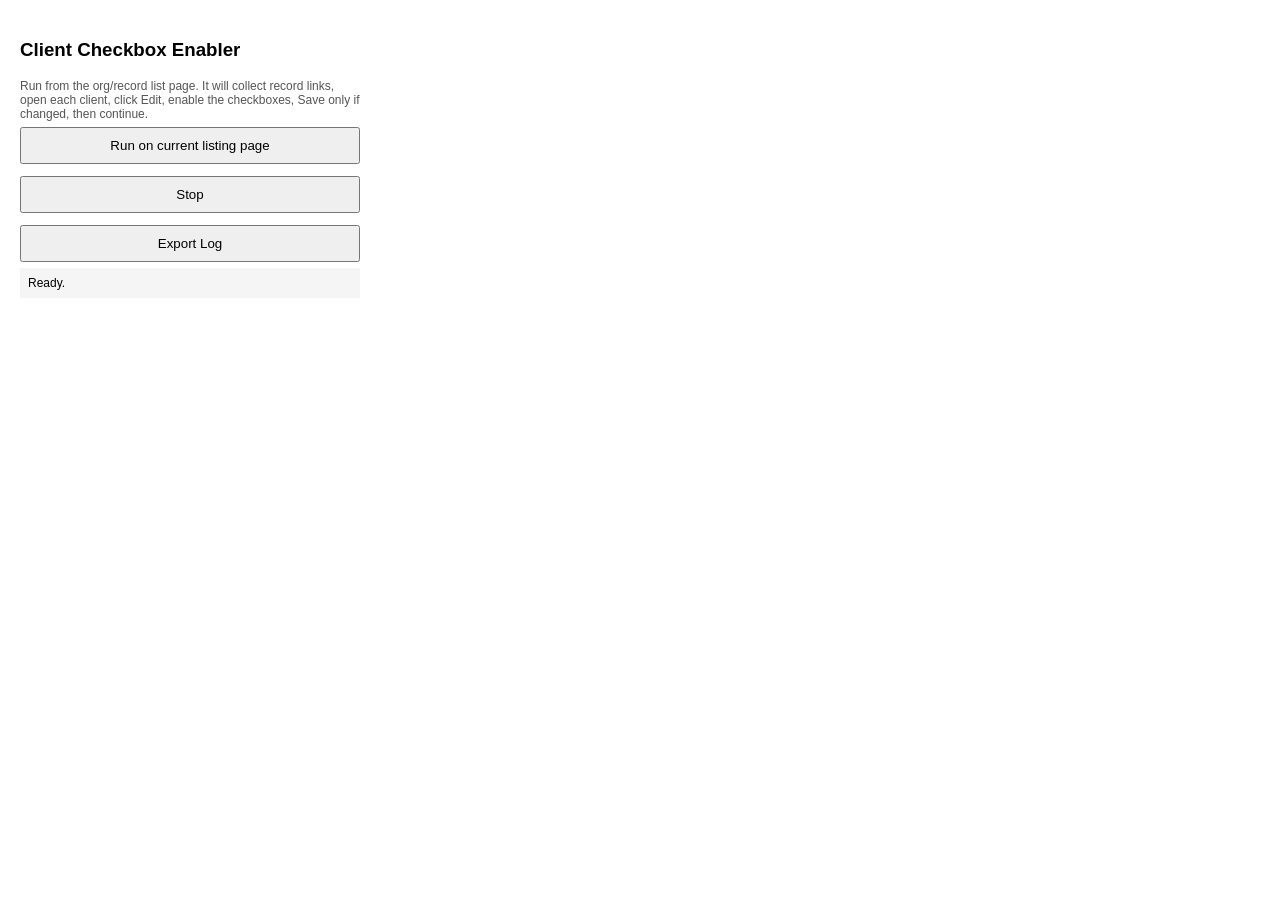
<file: extensions/bulk-checkbox-enabler-basic/popup.html>
<!doctype html>
<html>
<head>
  <meta charset="utf-8" />
  <style>
    body { font-family: Arial, sans-serif; width: 340px; padding: 12px; }
    button { width: 100%; padding: 9px; margin: 6px 0; cursor: pointer; }
    #status { white-space: pre-wrap; background: #f5f5f5; padding: 8px; max-height: 260px; overflow:auto; font-size: 12px; }
    .small { color:#555; font-size:12px; }
  </style>
</head>
<body>
  <h3>Client Checkbox Enabler</h3>
  <div class="small">Run from the org/record list page. It will collect record links, open each client, click Edit, enable the checkboxes, Save only if changed, then continue.</div>
  <button id="runCurrent">Run on current listing page</button>
  <button id="stop">Stop</button>
  <button id="exportLog">Export Log</button>
  <div id="status">Ready.</div>
  <script src="popup.js"></script>
</body>
</html>
</file>
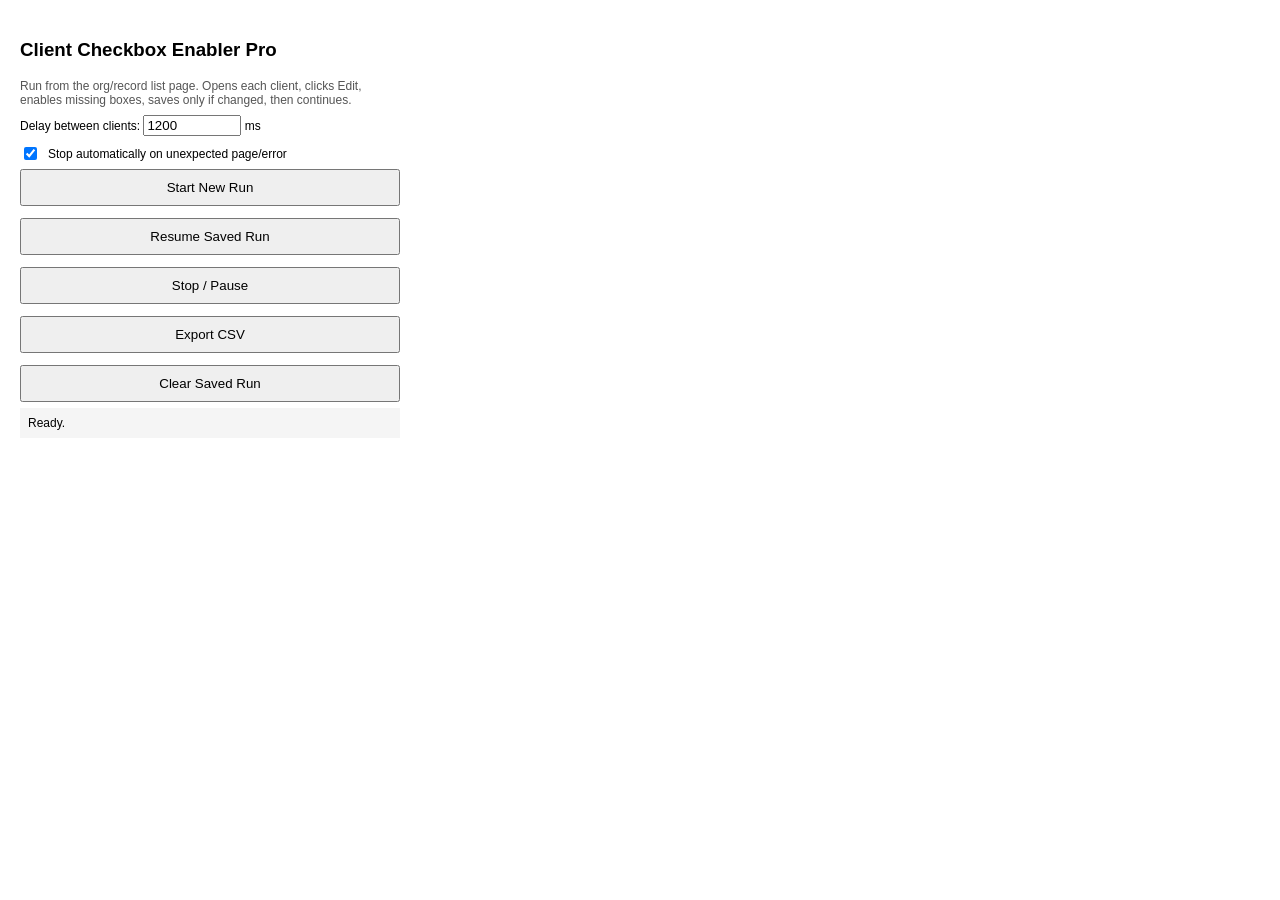
<file: extensions/bulk-checkbox-enabler-pro/popup.html>
<!doctype html>
<html>
<head>
  <meta charset="utf-8" />
  <style>
    body { font-family: Arial, sans-serif; width: 380px; padding: 12px; }
    button { width: 100%; padding: 9px; margin: 6px 0; cursor: pointer; }
    label { display:block; font-size:12px; margin-top:8px; }
    input[type="number"] { width: 90px; }
    #status { white-space: pre-wrap; background: #f5f5f5; padding: 8px; max-height: 260px; overflow:auto; font-size: 12px; }
    .small { color:#555; font-size:12px; }
    .row { display:flex; gap:8px; align-items:center; }
  </style>
</head>
<body>
  <h3>Client Checkbox Enabler Pro</h3>
  <div class="small">Run from the org/record list page. Opens each client, clicks Edit, enables missing boxes, saves only if changed, then continues.</div>
  <label>Delay between clients: <input id="delayMs" type="number" value="1200" step="100" min="500"> ms</label>
  <label class="row"><input id="stopOnError" type="checkbox" checked> Stop automatically on unexpected page/error</label>
  <button id="runCurrent">Start New Run</button>
  <button id="resume">Resume Saved Run</button>
  <button id="stop">Stop / Pause</button>
  <button id="exportCsv">Export CSV</button>
  <button id="clear">Clear Saved Run</button>
  <div id="status">Ready.</div>
  <script src="popup.js"></script>
</body>
</html>
</file>
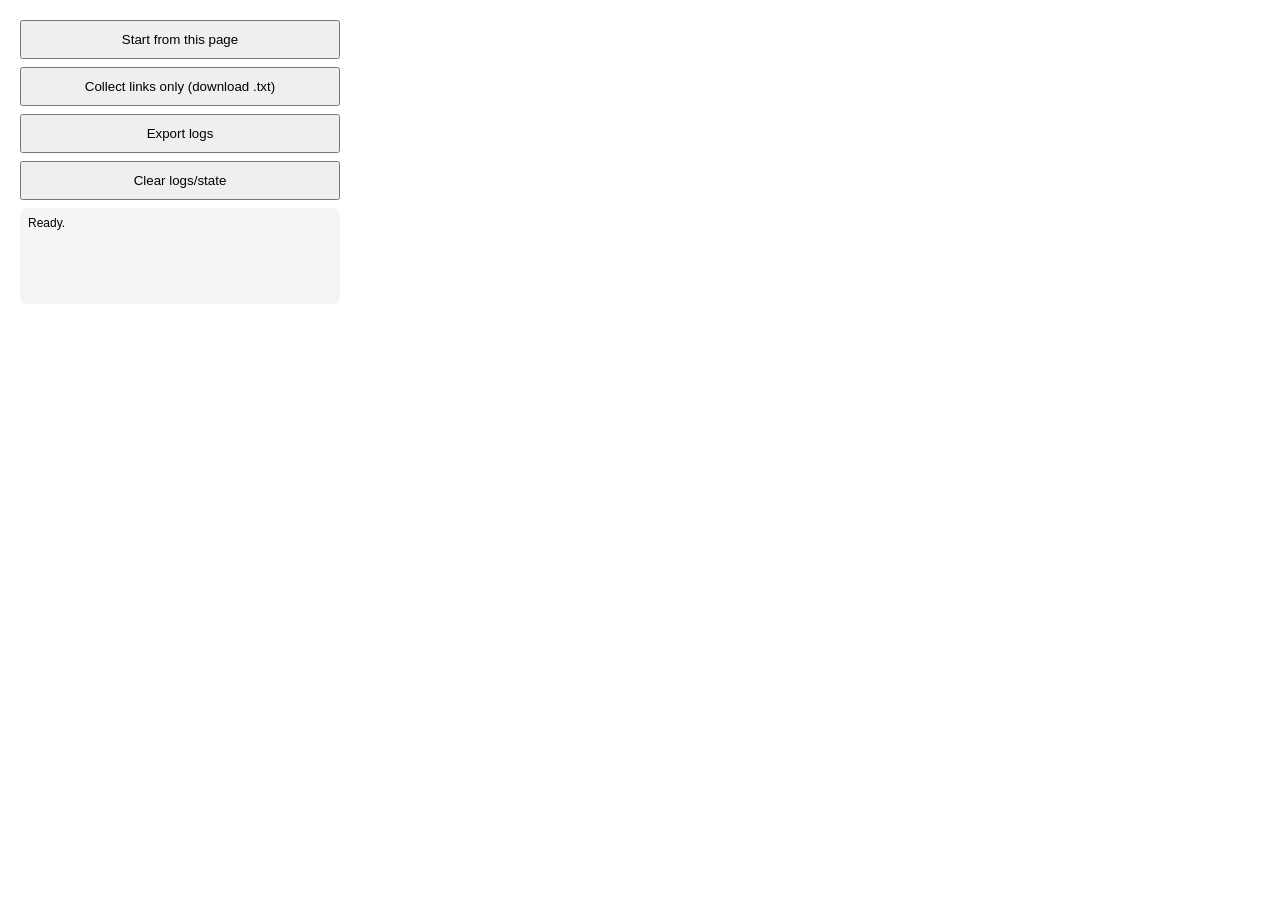
<file: extensions/bulk-contact-replacer/popup.html>
<!doctype html>
<html>
<head>
  <meta charset="utf-8">
  <title>ExampleCo Client Updater</title>
  <style>
    body { font-family: Arial, sans-serif; width: 320px; padding: 12px; }
    button { width: 100%; padding: 10px; margin-bottom: 8px; cursor: pointer; }
    #status { font-size: 12px; white-space: pre-wrap; background: #f5f5f5; padding: 8px; border-radius: 6px; min-height: 80px; }
  </style>
</head>
<body>
  <button id="startBtn">Start from this page</button>
  <button id="collectBtn">Collect links only (download .txt)</button>
  <button id="exportBtn">Export logs</button>
  <button id="clearBtn">Clear logs/state</button>
  <div id="status">Ready.</div>
  <script src="popup.js"></script>
</body>
</html>
</file>
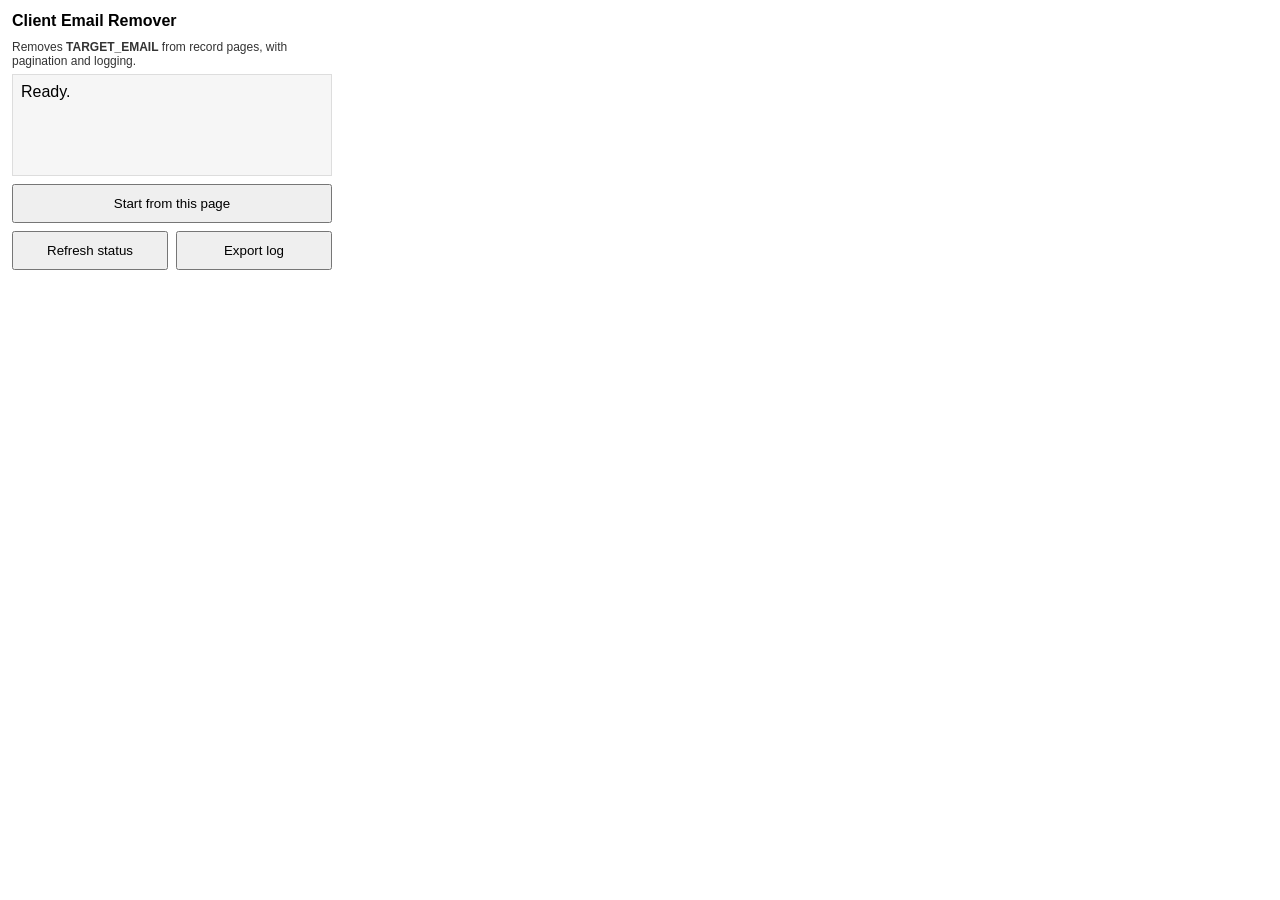
<file: extensions/bulk-email-field-cleaner/popup.html>
<!doctype html>
<html>
<head>
  <meta charset="utf-8">
  <title>Client Email Remover</title>
  <style>
    body { font-family: Arial, sans-serif; width: 320px; margin: 0; padding: 12px; }
    h1 { font-size: 16px; margin: 0 0 10px; }
    p { font-size: 12px; margin: 6px 0; color: #333; }
    button { width: 100%; padding: 10px; margin-top: 8px; cursor: pointer; }
    #status { white-space: pre-wrap; background: #f6f6f6; border: 1px solid #ddd; padding: 8px; min-height: 84px; }
    .row { display: flex; gap: 8px; }
    .row button { flex: 1; }
  </style>
</head>
<body>
  <h1>Client Email Remover</h1>
  <p>Removes <strong>TARGET_EMAIL</strong> from record pages, with pagination and logging.</p>
  <div id="status">Ready.</div>
  <button id="startBtn">Start from this page</button>
  <div class="row">
    <button id="refreshBtn">Refresh status</button>
    <button id="exportBtn">Export log</button>
  </div>
  <script src="popup.js"></script>
</body>
</html>
</file>
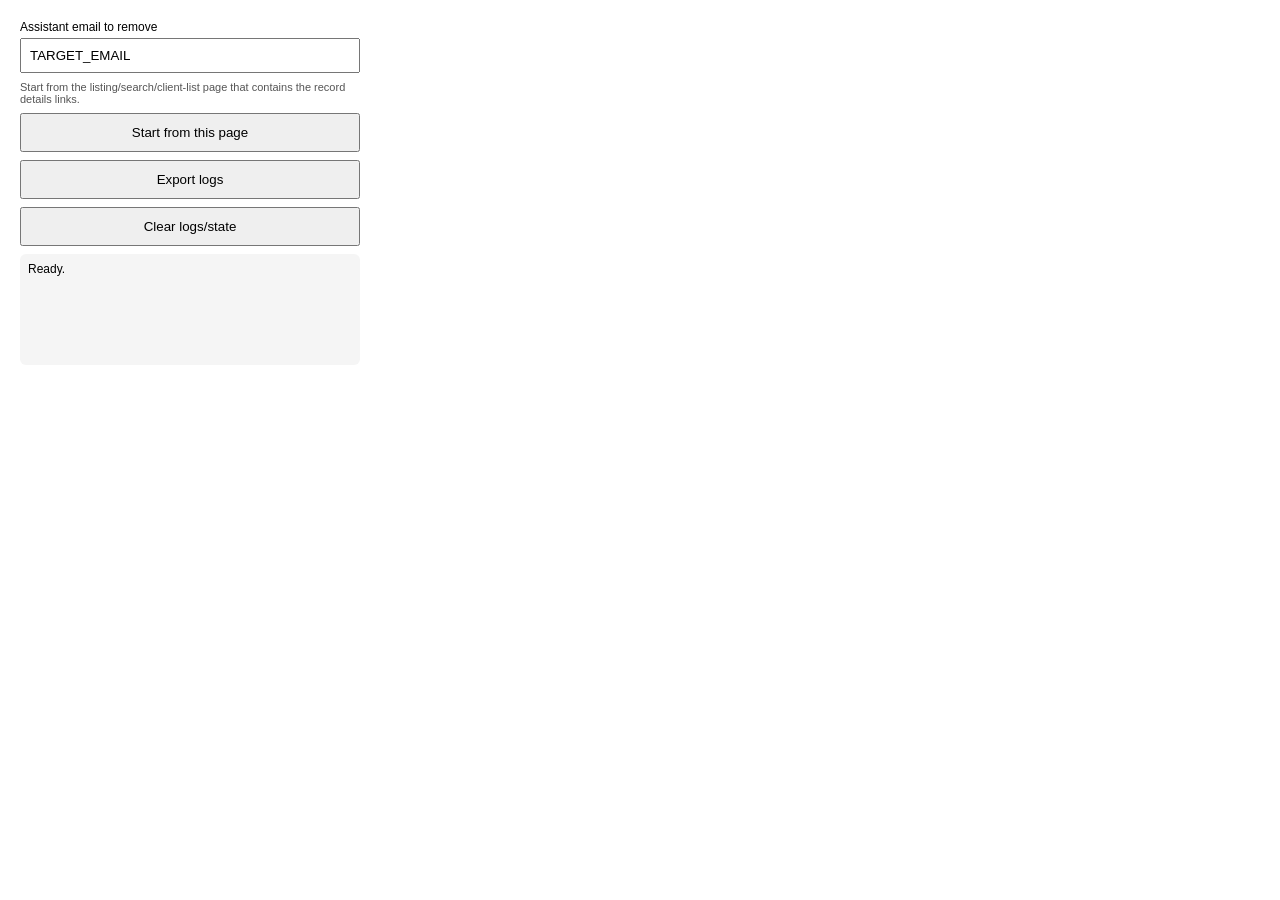
<file: extensions/bulk-related-contact-cleaner/popup.html>
<!doctype html>
<html>
<head>
  <meta charset="utf-8">
  <title>Bulk Remove Assistant</title>
  <style>
    body { font-family: Arial, sans-serif; width: 340px; padding: 12px; }
    button { width: 100%; padding: 10px; margin-bottom: 8px; cursor: pointer; }
    input { width: 100%; padding: 8px; box-sizing: border-box; margin-bottom: 8px; }
    label { display: block; font-size: 12px; margin-bottom: 4px; }
    #status { font-size: 12px; white-space: pre-wrap; background: #f5f5f5; padding: 8px; border-radius: 6px; min-height: 95px; }
    .hint { font-size: 11px; color: #555; margin-bottom: 8px; }
  </style>
</head>
<body>
  <label for="emailInput">Assistant email to remove</label>
  <input id="emailInput" value="TARGET_EMAIL" />
  <div class="hint">Start from the listing/search/client-list page that contains the record details links.</div>

  <button id="startBtn">Start from this page</button>
  <button id="exportBtn">Export logs</button>
  <button id="clearBtn">Clear logs/state</button>
  <div id="status">Ready.</div>
  <script src="popup.js"></script>
</body>
</html>
</file>
<file: styles.css>
:root{--ink:#281738;--cream:#f7f2fa;--lime:#c8a4ff;--muted:#75677f;--line:#d9cce2}*{box-sizing:border-box}html{scroll-behavior:smooth}body{margin:0;background:var(--cream);color:var(--ink);font:16px/1.6 system-ui,-apple-system,BlinkMacSystemFont,"Segoe UI",sans-serif}a{color:inherit}.hero{min-height:90vh;padding:24px 5vw 72px;background:var(--ink);color:var(--cream);border-radius:0 0 48px 48px}nav{display:flex;gap:30px;align-items:center;max-width:1200px;margin:auto}nav a{text-decoration:none;font-size:.92rem}.brand{margin-right:auto;font-weight:800}.hero-copy{max-width:1200px;margin:15vh auto 0}.eyebrow{text-transform:uppercase;letter-spacing:.16em;font-size:.75rem;font-weight:800;color:#75677f}.hero .eyebrow{color:var(--lime)}h1{font-size:clamp(3rem,8vw,7rem);line-height:.92;letter-spacing:-.06em;margin:20px 0 28px;max-width:1000px}.intro{font-size:clamp(1.1rem,2vw,1.4rem);max-width:700px;color:#ded2e7;margin-bottom:38px}.button{display:inline-block;background:var(--lime);color:var(--ink);padding:14px 22px;border-radius:999px;text-decoration:none;font-weight:800}.section,.about,footer{max-width:1200px;margin:auto;padding:110px 5vw}.section h2,.about h2{font-size:clamp(2.5rem,5vw,4.5rem);margin:0 0 50px;letter-spacing:-.05em}.grid{display:grid;grid-template-columns:repeat(3,1fr);gap:18px}.card{min-height:330px;padding:28px;border:1px solid var(--line);border-radius:24px;display:flex;flex-direction:column;background:#fcf9fe}.card span{font-weight:800;color:var(--muted)}.card h3{font-size:1.55rem;margin:70px 0 8px}.card p{color:var(--muted)}.card a{margin-top:auto;font-weight:750;text-underline-offset:4px}.about{border-top:1px solid var(--line);display:grid;grid-template-columns:1fr 1.25fr;gap:10vw}.about p:last-child{font-size:clamp(1.3rem,2.5vw,2rem);line-height:1.4;letter-spacing:-.02em}.resume{border-top:1px solid var(--line)}.resume-heading{display:flex;justify-content:space-between;gap:40px;align-items:flex-end;margin-bottom:55px}.resume-heading h2{margin-bottom:0}.resume-links{display:flex;flex-wrap:wrap;gap:12px}.resume-links a{padding:9px 15px;border:1px solid var(--ink);border-radius:999px;text-decoration:none;font-weight:750}.resume-links a:hover,.resume-links a:focus-visible{background:var(--ink);color:var(--cream)}.skill-groups{display:grid;grid-template-columns:repeat(2,1fr);gap:1px;background:var(--line);border:1px solid var(--line);border-radius:24px;overflow:hidden;margin-bottom:80px}.skill-groups div{background:#fcf9fe;padding:26px}.skill-groups h3{margin:0 0 8px;font-size:1rem}.skill-groups p{margin:0;color:var(--muted)}.experience{border-top:1px solid var(--line)}.role{display:grid;grid-template-columns:minmax(165px,.45fr) 1.55fr;gap:7vw;padding:55px 0;border-bottom:1px solid var(--line)}.role-meta p{margin:0;color:var(--muted);font-size:.9rem}.company{margin:0 0 5px;text-transform:uppercase;letter-spacing:.14em;font-size:.75rem;font-weight:800;color:var(--muted)}.role h3,.education h3{font-size:clamp(1.5rem,3vw,2.2rem);line-height:1.1;letter-spacing:-.03em;margin:0 0 24px}.role ul{margin:0;padding-left:1.2rem}.role li+li{margin-top:10px}.education{margin-top:75px;padding:36px;border-radius:24px;background:var(--ink);color:var(--cream)}.education .eyebrow{color:var(--lime)}.education h3{margin-bottom:12px}.education p{margin:4px 0;color:#ded2e7}footer{padding-top:35px;padding-bottom:35px;border-top:1px solid var(--line);display:flex;justify-content:space-between;color:var(--muted);font-size:.9rem}@media(max-width:760px){nav{gap:16px;flex-wrap:wrap}.brand{width:100%}nav a:not(.brand){display:inline}.hero{min-height:82vh;border-radius:0 0 28px 28px}.grid{grid-template-columns:1fr}.card{min-height:260px}.card h3{margin-top:38px}.about{grid-template-columns:1fr;gap:0}.resume-heading{display:block}.resume-links{margin-top:24px}.skill-groups{grid-template-columns:1fr}.role{grid-template-columns:1fr;gap:20px}.role-meta{display:flex;gap:14px}.section,.about{padding-top:80px;padding-bottom:80px}footer{display:block}}

/* Playful portfolio layer */
body{background-color:var(--cream);background-image:radial-gradient(#d6c0e8 1.1px,transparent 1.1px);background-size:22px 22px}.hero{position:relative;overflow:hidden;border-radius:0 0 72px 18px;box-shadow:0 14px 0 #ac7ee3}.hero:before,.hero:after{content:"";position:absolute;border:2px solid var(--lime);opacity:.6}.hero:before{width:210px;height:210px;border-radius:44% 56% 63% 37%;right:7%;top:18%;transform:rotate(18deg)}.hero:after{width:85px;height:85px;border-radius:50%;right:22%;bottom:9%;border-style:dashed}.hero-copy{position:relative;z-index:1;transform:rotate(-.6deg)}nav{position:relative;z-index:2}.brand{background:var(--lime);color:var(--ink);padding:7px 13px;border-radius:7px;box-shadow:4px 4px 0 #8054b1;transform:rotate(-2deg)}h1{font-family:Georgia,"Times New Roman",serif;font-weight:500;letter-spacing:-.055em}.side-note{display:table;max-width:640px;margin:-17px 0 34px;padding:8px 13px;background:#fff0a8;color:var(--ink);font-family:Georgia,"Times New Roman",serif;font-style:italic;box-shadow:5px 5px 0 #8054b1;transform:rotate(1.2deg)}.button{border:2px solid var(--ink);box-shadow:6px 6px 0 #8054b1;transition:transform .15s,box-shadow .15s}.button:hover,.button:focus-visible{transform:translate(3px,3px);box-shadow:3px 3px 0 #8054b1}.section-tag{display:inline-block;padding:5px 10px;background:#fff0a8;color:var(--ink);border:1px solid var(--ink);transform:rotate(-1.5deg);box-shadow:3px 3px 0 #c8a4ff}.section h2,.about h2{font-family:Georgia,"Times New Roman",serif;font-weight:500}.grid{gap:25px}.card{border:2px solid var(--ink);box-shadow:8px 8px 0 #c8a4ff;transition:transform .18s}.card:nth-child(odd){transform:rotate(-1deg)}.card:nth-child(even){transform:rotate(1.2deg)}.card:hover{transform:rotate(0) translateY(-5px)}.card span{display:grid;place-items:center;width:38px;height:38px;border-radius:50%;background:var(--lime);color:var(--ink);border:1px solid var(--ink)}.about{background:rgba(247,242,250,.88);border:2px solid var(--ink);border-radius:32px;box-shadow:10px 10px 0 #c8a4ff;transform:rotate(.35deg);margin-top:80px;margin-bottom:80px}.skill-groups{border:2px solid var(--ink);border-radius:18px;box-shadow:8px 8px 0 #c8a4ff;transform:rotate(-.3deg)}.skill-groups div:nth-child(2),.skill-groups div:nth-child(3){background:#f3e8fb}.role{border-bottom:2px dashed #b89aca}.role-meta{font-family:Georgia,"Times New Roman",serif;font-style:italic}.company{display:inline-block;background:var(--lime);color:var(--ink);padding:3px 8px;transform:rotate(-1deg)}.education{border:2px solid var(--ink);border-radius:47px 18px 52px 22px;box-shadow:10px 10px 0 #ac7ee3;transform:rotate(.5deg)}@media(max-width:760px){.hero:before{right:-100px}.hero-copy{transform:none}.side-note{transform:rotate(.5deg)}.card:nth-child(n),.about,.skill-groups,.education{transform:none}.about{margin-left:3vw;margin-right:3vw}.grid{gap:28px}}
</file>
<file: green.css>
:root {
  --ink: #17211d;
  --cream: #f4f1e8;
  --lime: #c8f55a;
  --muted: #68736d;
  --line: #cdd3c9;
}

body { background-image: radial-gradient(#c7d0c5 1.1px, transparent 1.1px); }
.section { padding-bottom: 42px; }
.grid { grid-template-columns: repeat(4, minmax(0, 1fr)); }
.card { position: relative; min-width: 0; min-height: 0; padding: 16px; }
.card span { position: absolute; top: 15px; left: 15px; width: 28px; height: 28px; font-size: .68rem; }
.card h3 { min-height: 28px; margin: 0 0 7px; padding-left: 40px; font-size: 1.1rem; line-height: 1.2; }
.card p { margin: 7px 0 11px; font-size: .75rem; line-height: 1.3; }
.card-actions { display: flex; flex-wrap: wrap; gap: 5px 12px; margin-top: auto; }
.card .card-actions a { margin-top: 0; font-size: .72rem; }
.more-projects { display: table; margin: 42px auto 0; padding: 8px 14px; border: 1px solid var(--ink); background: var(--yellow); box-shadow: 4px 4px 0 var(--lime); font: italic 600 .95rem/1.4 Georgia, "Times New Roman", serif; transform: rotate(-1deg); }
.projects-intro { max-width: 790px; margin: -28px 0 48px; color: var(--muted); font-size: 1.05rem; }
.hero-layout { position: relative; z-index: 1; display: grid; grid-template-columns: minmax(0, 1.25fr) minmax(310px, .75fr); gap: clamp(24px, 5vw, 70px); align-items: center; max-width: 1200px; margin: 11vh auto 0; }
.hero-copy { max-width: none; margin: 0; }
.hero-helper, .project-helper { margin: 0; }
.hero-helper { position: relative; padding: 10px 10px 36px; border: 2px solid var(--ink); border-radius: 42px 18px 36px 22px; background: var(--cream); color: var(--ink); box-shadow: 10px 10px 0 #76942f; transform: rotate(2deg); }
.hero-helper img, .project-helper img, .resume-gate-action img { display: block; width: 100%; height: auto; }
.hero-helper figcaption, .project-helper figcaption { position: absolute; padding: 5px 9px; border: 1px solid var(--ink); background: var(--yellow, #fff0a8); color: var(--ink); font: italic 700 .78rem/1.2 Georgia, "Times New Roman", serif; box-shadow: 3px 3px 0 var(--lime); }
.hero-helper figcaption { right: 18px; bottom: 13px; transform: rotate(-2deg); }
.projects-opening { display: grid; grid-template-columns: minmax(0, 1fr) minmax(250px, 340px); gap: clamp(28px, 6vw, 72px); align-items: center; margin: -28px 0 48px; }
.projects-opening .projects-intro { margin: 0; }
.project-helper { position: relative; padding: 7px; border: 2px solid var(--ink); border-radius: 18px 36px 16px 31px; background: var(--cream); box-shadow: 7px 7px 0 #b3df4c; }
.project-helper figcaption { left: 16px; bottom: 12px; }
.investigator-helper { transform: rotate(1.5deg); }
.workflow-helper { width: min(330px, 34vw); transform: rotate(-1.5deg); }
.more-row { display: flex; align-items: center; justify-content: center; gap: clamp(24px, 6vw, 70px); margin-top: 38px; }
.more-row .more-projects { margin: 0; }
.hero { box-shadow: 0 14px 0 #9fca3d; }
.brand { padding: 0; background: none; box-shadow: none; transform: none; }
.side-note { box-shadow: 5px 5px 0 #76942f; }
.button { box-shadow: 6px 6px 0 #76942f; }
.button:hover, .button:focus-visible { box-shadow: 3px 3px 0 #76942f; }
.section-tag { box-shadow: 3px 3px 0 #b3df4c; }
.card, .skill-groups { box-shadow: 8px 8px 0 #b3df4c; }
.about { width: min(calc(100% - 48px), 820px); max-width: none; margin-top: 24px; padding: 20px 24px; background: rgba(244, 241, 232, .9); box-shadow: 10px 10px 0 #b3df4c; }
.about { grid-template-columns: 1fr; gap: 12px; }
.about-copy { min-width: 0; }
.about .about-intro { margin: 0 0 16px; font: italic 500 clamp(1.3rem, 2vw, 1.65rem)/1.2 Georgia, "Times New Roman", serif; letter-spacing: -.025em; }
.about-points { display: grid; grid-template-columns: repeat(3, 1fr); gap: 18px; }
.about-points article { position: relative; padding: 14px 16px 14px 52px; border: 2px solid var(--ink); border-radius: 14px 22px 13px 19px; background: #fffdf7; box-shadow: 4px 4px 0 #b3df4c; font-family: Aptos, "Segoe UI", Arial, sans-serif; }
.about-points article:nth-child(2) { transform: rotate(.7deg); }
.about-points article:nth-child(3) { transform: rotate(-.5deg); }
.about-points span { position: absolute; left: 13px; top: 13px; display: grid; place-items: center; width: 27px; height: 27px; border-radius: 50%; background: var(--lime); border: 1px solid var(--ink); font-size: .66rem; font-weight: 800; }
.about .about-points h3 { margin: 0 0 5px; font: 700 .92rem/1.3 "Trebuchet MS", Aptos, "Segoe UI", sans-serif; letter-spacing: -.01em; }
.about .about-points article p { margin: 0; color: var(--muted); font: 400 .76rem/1.4 Aptos, "Segoe UI", Arial, sans-serif; letter-spacing: .01em; }
.skill-groups div:nth-child(2), .skill-groups div:nth-child(3) { background: #eef5df; }
.role { border-bottom-color: #aebeaa; }
.education { box-shadow: 10px 10px 0 #9fca3d; }
.resume-gate { max-width: 1080px; margin: 40px auto 110px; padding: clamp(28px, 5vw, 55px); display: flex; align-items: center; justify-content: space-between; gap: 35px; border: 2px solid var(--ink); border-radius: 22px 48px 18px 42px; background: var(--ink); color: var(--cream); box-shadow: 10px 10px 0 #9fca3d; transform: rotate(-.35deg); }
.resume-gate h2 { margin: 7px 0 9px; font: 500 clamp(2.2rem, 5vw, 4rem)/1.05 Georgia, "Times New Roman", serif; letter-spacing: -.045em; }
.resume-gate p:last-child { margin: 0; color: #dbe3d8; }
.resume-gate .button { flex: 0 0 auto; }
.resume-gate > div:first-child { min-width: 0; }
.resume-gate-action { flex: 0 0 min(310px, 33%); display: grid; justify-items: center; gap: 18px; }
.resume-gate-action img { border: 2px solid var(--cream); border-radius: 28px 13px 31px 18px; background: var(--cream); box-shadow: 7px 7px 0 #76942f; transform: rotate(1.5deg); }
.resume-gate-action .button { text-align: center; }

@media (max-width: 760px) {
  .hero-layout { grid-template-columns: 1fr; margin-top: 9vh; }
  .hero-helper { width: min(430px, 100%); justify-self: center; transform: rotate(1deg); }
  .grid { grid-template-columns: 1fr; }
  .projects-opening { grid-template-columns: 1fr; margin-top: -12px; }
  .investigator-helper { width: min(380px, 100%); justify-self: center; }
  .more-row { flex-direction: column; }
  .workflow-helper { width: min(380px, 100%); }
  .about { width: auto; padding: 32px 24px; }
  .about-points { grid-template-columns: 1fr; }
  .about-points article:nth-child(n) { transform: none; }
  .resume-gate { margin-left: 12px; margin-right: 12px; flex-direction: column; align-items: flex-start; transform: none; }
  .resume-gate-action { width: 100%; }
  .resume-gate-action img { width: min(390px, 100%); }
}
</file>
